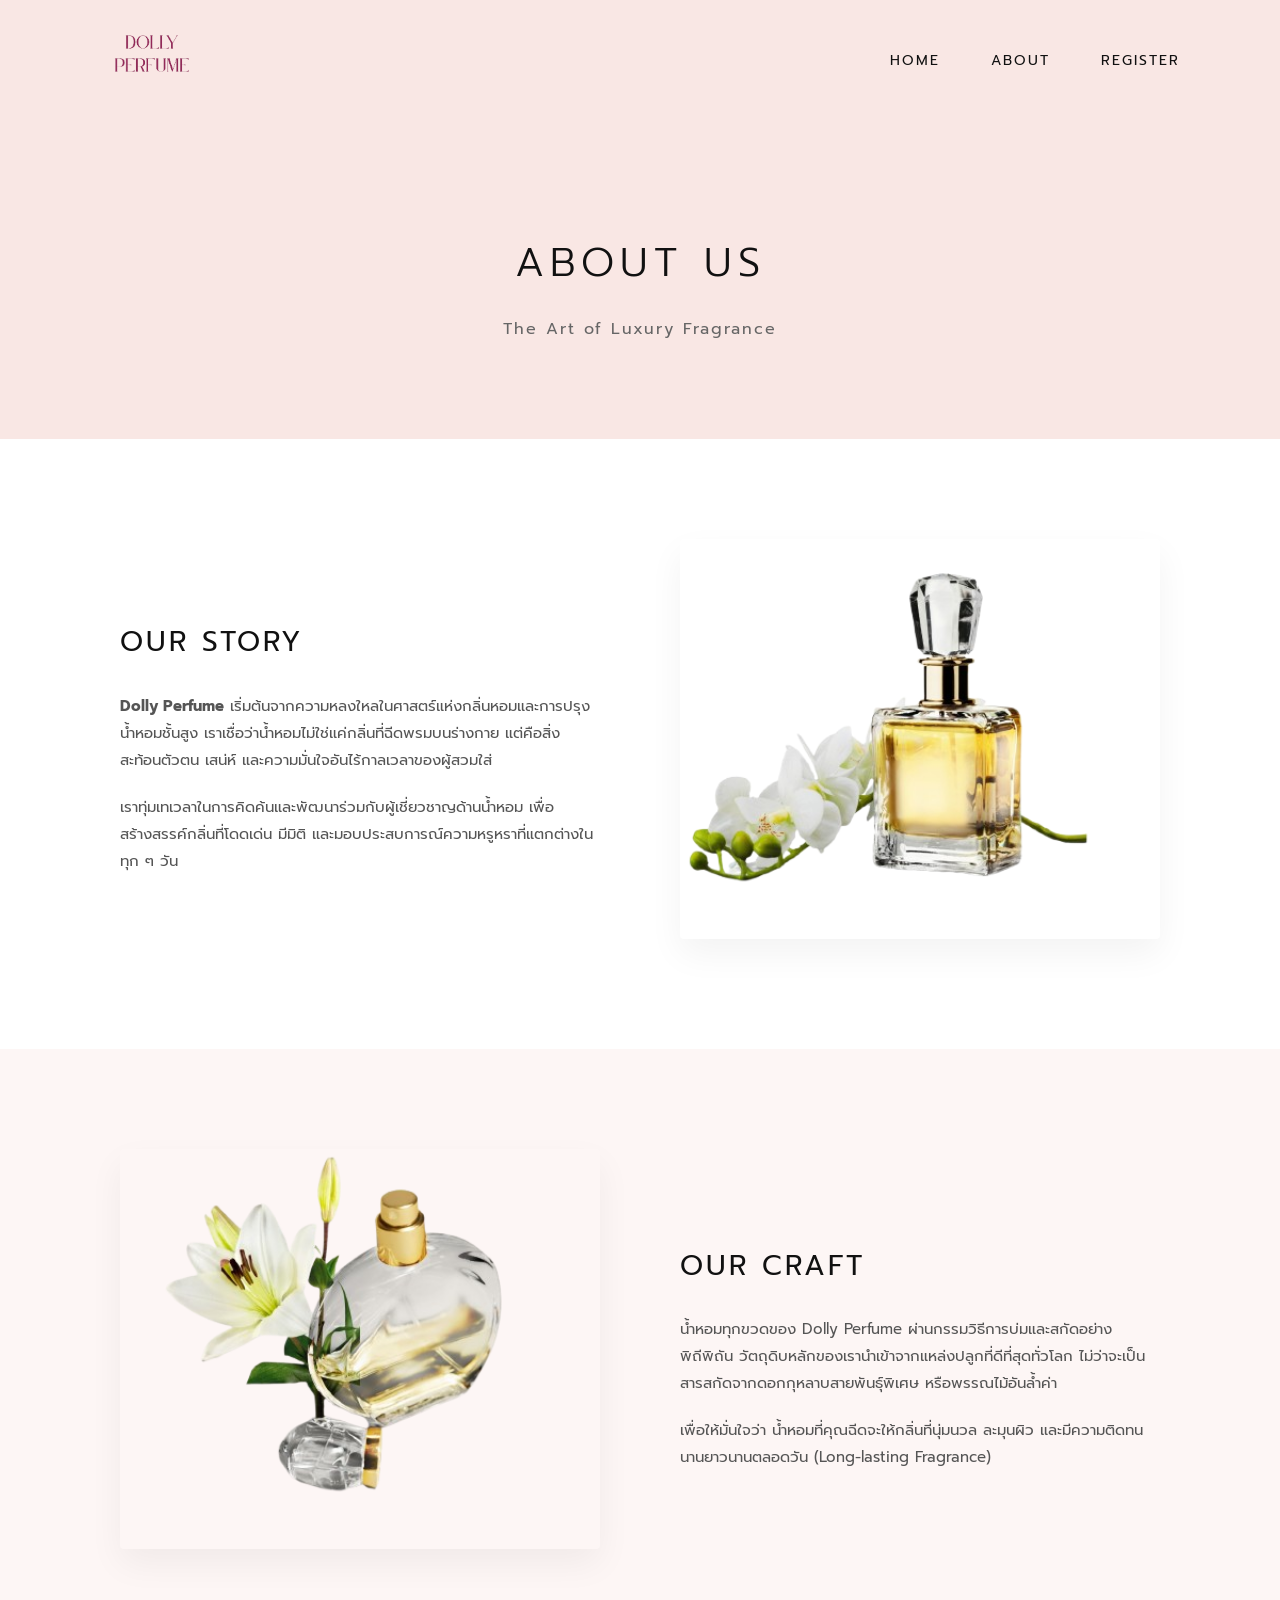
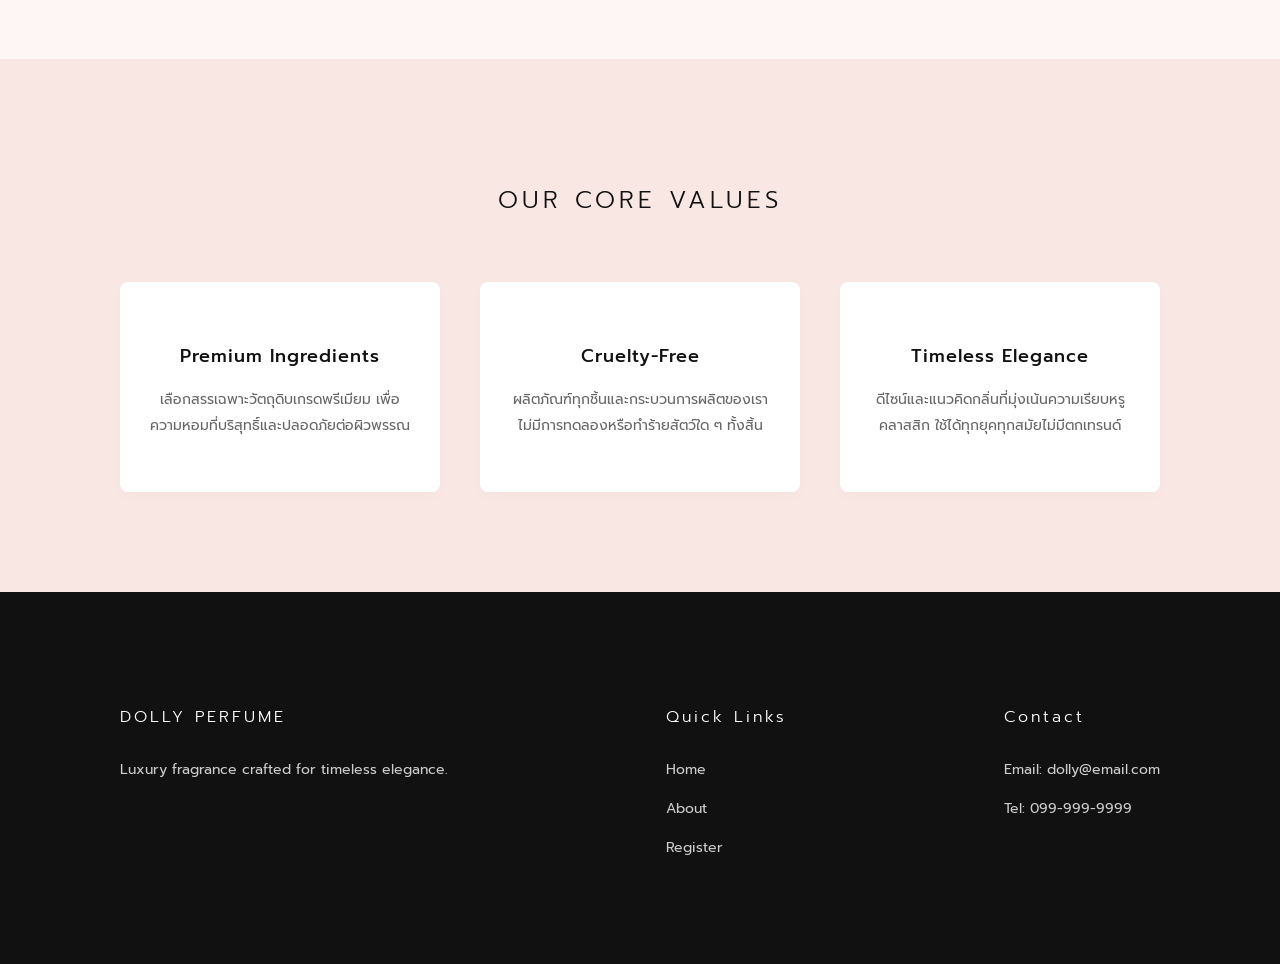
<file: about.html>
<!DOCTYPE html>
<html lang="en">
<head>
<meta charset="UTF-8">
<meta name="viewport" content="width=device-width, initial-scale=1.0">
<title>About Us - Dolly Perfume</title>

<link href="https://fonts.googleapis.com/css2?family=Prompt:wght@300;400;600&display=swap" rel="stylesheet">

<style>
body {
    margin: 0;
    font-family: 'Prompt', sans-serif;
    background-color: #f9e7e4;
    color: #111;
    line-height: 1.8;
}

/* ================= HEADER & NAV ================= */
header {
    padding: 25px 100px;
    display: flex;
    justify-content: space-between;
    align-items: center;
}

.logo img {
    height: 60px;
}

nav a {
    margin-left: 45px;
    text-decoration: none;
    color: #111;
    font-weight: 400;
    letter-spacing: 2px;
    font-size: 14px;
    transition: 0.3s;
}

nav a:hover {
    opacity: 0.6;
    border-bottom: 1px solid #111;
}

/* ================= ABOUT HERO ================= */
.about-hero {
    text-align: center;
    padding: 80px 20px;
}

.about-hero h1 {
    font-size: 40px;
    font-weight: 300;
    letter-spacing: 6px;
    margin-bottom: 10px;
}

.about-hero p {
    font-size: 16px;
    color: #666;
    letter-spacing: 2px;
}

/* ================= CONTENT SECTION ================= */
.about-section {
    background: white;
    padding: 100px 120px;
    display: flex;
    align-items: center;
    justify-content: space-between;
    gap: 80px;
}

.about-section.reverse {
    flex-direction: row-reverse;
    background-color: #fdf6f5;
}

.about-text {
    flex: 1;
    max-width: 550px;
}

.about-text h2 {
    font-size: 28px;
    font-weight: 400;
    letter-spacing: 3px;
    margin-bottom: 25px;
    color: #111;
}

.about-text p {
    color: #555;
    font-size: 15px;
    margin-bottom: 20px;
}

.about-img {
    flex: 1;
    text-align: center;
}

.about-img img {
    width: 100%;
    max-width: 45px0px;
    height: 400px;
    object-fit: cover;
    border-radius: 4px;
    box-shadow: 0 15px 35px rgba(0,0,0,0.05);
}

/* ================= CORE VALUES ================= */
.values-section {
    padding: 100px 120px;
    text-align: center;
}

.values-section h2 {
    letter-spacing: 4px;
    font-weight: 300;
    margin-bottom: 60px;
}

.values-grid {
    display: grid;
    grid-template-columns: repeat(3, 1fr);
    gap: 40px;
}

.value-card {
    background: white;
    padding: 40px 30px;
    border-radius: 8px;
    box-shadow: 0 5px 15px rgba(0,0,0,0.02);
}

.value-card h3 {
    font-size: 18px;
    font-weight: 500;
    letter-spacing: 1px;
    margin-bottom: 15px;
}

.value-card p {
    font-size: 14px;
    color: #666;
}

/* ================= FOOTER ================= */
footer {
    background: #111;
    color: white;
    padding: 90px 120px;
    display: flex;
    justify-content: space-between;
    flex-wrap: wrap;
}

footer h4 {
    margin-bottom: 25px;
    letter-spacing: 3px;
    font-weight: 300;
}

footer p, footer a {
    font-size: 14px;
    color: #ccc;
    text-decoration: none;
}

footer a:hover {
    color: white;
}

/* ================= FADE IN ANIMATION ================= */
.fade-in {
    opacity: 0;
    transform: translateY(60px);
    transition: all 1.2s ease;
}

.fade-in.show {
    opacity: 1;
    transform: translateY(0);
}

/* ================= RESPONSIVE ================= */
@media (max-width: 900px) {
    .about-section, .about-section.reverse {
        flex-direction: column;
        text-align: center;
        padding: 60px 40px;
        gap: 40px;
    }
    
    .values-grid {
        grid-template-columns: 1fr;
    }
    
    header {
        padding: 20px 40px;
        flex-direction: column;
        gap: 20px;
    }
    
    nav a {
        margin: 0 15px;
    }
    
    .values-section {
        padding: 60px 40px;
    }
}
</style>
</head>

<body>

<header class="fade-in">
    <div class="logo">
        <img src="pic/logo-removebg-preview.png" alt="Dolly Perfume">
    </div>
    <nav>
        <a href="index.html">HOME</a>
        <a href="about.html">ABOUT</a>
        <a href="regist1.html">REGISTER</a>
    </nav>
</header>

<div class="about-hero fade-in">
    <h1>ABOUT US</h1>
    <p>The Art of Luxury Fragrance</p>
</div>

<section class="about-section fade-in">
    <div class="about-text">
        <h2>OUR STORY</h2>
        <p><strong>Dolly Perfume</strong> เริ่มต้นจากความหลงใหลในศาสตร์แห่งกลิ่นหอมและการปรุงน้ำหอมชั้นสูง เราเชื่อว่าน้ำหอมไม่ใช่แค่กลิ่นที่ฉีดพรมบนร่างกาย แต่คือสิ่งสะท้อนตัวตน เสน่ห์ และความมั่นใจอันไร้กาลเวลาของผู้สวมใส่</p>
        <p>เราทุ่มเทเวลาในการคิดค้นและพัฒนาร่วมกับผู้เชี่ยวชาญด้านน้ำหอม เพื่อสร้างสรรค์กลิ่นที่โดดเด่น มีมิติ และมอบประสบการณ์ความหรูหราที่แตกต่างในทุก ๆ วัน</p>
    </div>
    <div class="about-img">
        <img src="pic/p1.png" alt="Our Story">
    </div>
</section>

<section class="about-section reverse fade-in">
    <div class="about-text">
        <h2>OUR CRAFT</h2>
        <p>น้ำหอมทุกขวดของ Dolly Perfume ผ่านกรรมวิธีการบ่มและสกัดอย่างพิถีพิถัน วัตถุดิบหลักของเรานำเข้าจากแหล่งปลูกที่ดีที่สุดทั่วโลก ไม่ว่าจะเป็นสารสกัดจากดอกกุหลาบสายพันธุ์พิเศษ หรือพรรณไม้อันล้ำค่า</p>
        <p>เพื่อให้มั่นใจว่า น้ำหอมที่คุณฉีดจะให้กลิ่นที่นุ่มนวล ละมุนผิว และมีความติดทนนานยาวนานตลอดวัน (Long-lasting Fragrance)</p>
    </div>
    <div class="about-img">
        <img src="pic/p2.png" alt="Our Craft">
    </div>
</section>

<section class="values-section fade-in">
    <h2>OUR CORE VALUES</h2>
    <div class="values-grid">
        <div class="value-card">
            <h3>Premium Ingredients</h3>
            <p>เลือกสรรเฉพาะวัตถุดิบเกรดพรีเมียม เพื่อความหอมที่บริสุทธิ์และปลอดภัยต่อผิวพรรณ</p>
        </div>
        <div class="value-card">
            <h3>Cruelty-Free</h3>
            <p>ผลิตภัณฑ์ทุกชิ้นและกระบวนการผลิตของเรา ไม่มีการทดลองหรือทำร้ายสัตว์ใด ๆ ทั้งสิ้น</p>
        </div>
        <div class="value-card">
            <h3>Timeless Elegance</h3>
            <p>ดีไซน์และแนวคิดกลิ่นที่มุ่งเน้นความเรียบหรู คลาสสิก ใช้ได้ทุกยุคทุกสมัยไม่มีตกเทรนด์</p>
        </div>
    </div>
</section>

<footer class="fade-in">
    <div>
        <h4>DOLLY PERFUME</h4>
        <p>Luxury fragrance crafted for timeless elegance.</p>
    </div>
    <div>
        <h4>Quick Links</h4>
        <p><a href="index.html">Home</a></p>
        <p><a href="about.html">About</a></p>
        <p><a href="regist1.html">Register</a></p>
    </div>
    <div>
        <h4>Contact</h4>
        <p>Email: dolly@email.com</p>
        <p>Tel: 099-999-9999</p>
    </div>
</footer>

<script>
// ระบบแอนิเมชัน Fade-in เมื่อเลื่อนหน้าจอ
const faders = document.querySelectorAll('.fade-in');
const observer = new IntersectionObserver(entries => {
    entries.forEach(entry => {
        if(entry.isIntersecting){
            entry.target.classList.add('show');
        }
    });
}, { threshold: 0.1 });
faders.forEach(el => observer.observe(el));
</script>

</body>
</html>
</file>
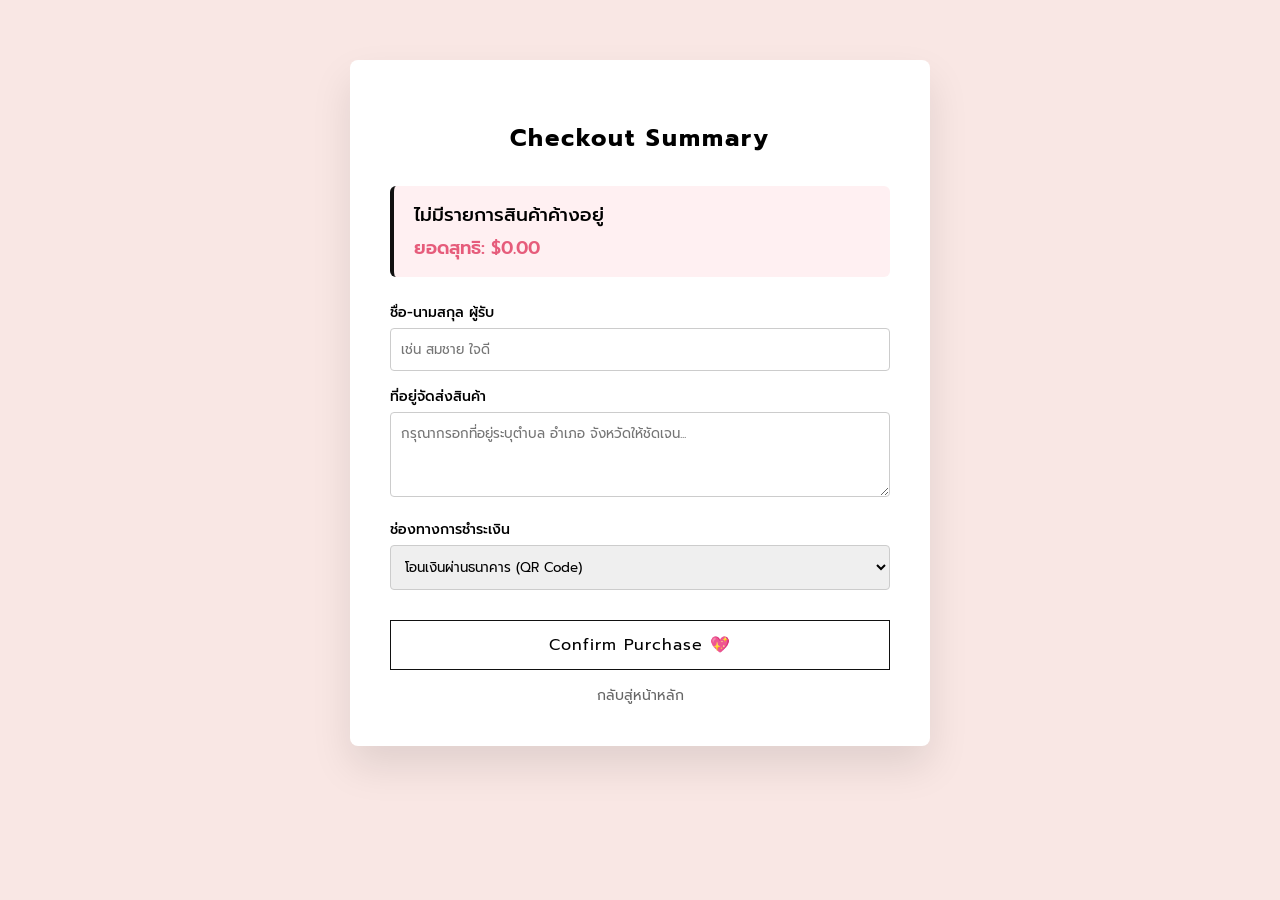
<file: checkout.html>
<!DOCTYPE html>
<html lang="en">
<head>
<meta charset="UTF-8">
<meta name="viewport" content="width=device-width, initial-scale=1.0">
<title>Checkout - Dolly Perfume</title>

<link href="https://fonts.googleapis.com/css2?family=Prompt:wght@300;400;500&display=swap" rel="stylesheet">

<style>
body{
    font-family:'Prompt', sans-serif;
    background:#f9e7e4;
    text-align:center;
    padding:60px 20px;
    margin: 0;
}

.box{
    background:white;
    padding:40px;
    max-width:500px;
    margin:auto;
    box-shadow:0 20px 40px rgba(0,0,0,0.1);
    border-radius: 8px;
    text-align: left;
}

h2 {
    text-align: center;
    letter-spacing: 2px;
    margin-bottom: 30px;
}

.order-detail {
    background: #fff0f2;
    padding: 15px 20px;
    border-radius: 6px;
    margin-bottom: 25px;
    border-left: 4px solid #111;
}

.order-detail h3 {
    margin: 0 0 5px 0;
    font-weight: 500;
}

.order-detail p {
    margin: 0;
    color: #e65c7b;
    font-size: 18px;
    font-weight: 600;
}

.form-group {
    margin-bottom: 15px;
}

label {
    display: block;
    margin-bottom: 5px;
    font-size: 14px;
    font-weight: 500;
}

input[type="text"], textarea, select {
    width: 100%;
    padding: 10px;
    border: 1px solid #ccc;
    border-radius: 4px;
    box-sizing: border-box;
    font-family: 'Prompt', sans-serif;
}

.btn-container {
    text-align: center;
    margin-top: 30px;
}

button{
    padding: 12px 40px;
    border: 1px solid #111;
    background: transparent;
    cursor: pointer;
    font-family: 'Prompt', sans-serif;
    font-size: 16px;
    letter-spacing: 1px;
    transition: 0.3s;
    width: 100%;
}

button:hover{
    background:#111;
    color:white;
}

.back-link {
    display: block;
    text-align: center;
    margin-top: 15px;
    color: #666;
    text-decoration: none;
    font-size: 14px;
}
.back-link:hover {
    text-decoration: underline;
}
</style>
</head>

<body>

<div class="box">
    <h2>Checkout Summary</h2>
    
    <div class="order-detail">
        <h3 id="productName">กำลังโหลดข้อมูลสินค้า...</h3>
        <p id="productPrice">$0.00</p>
    </div>

    <form id="checkoutForm" onsubmit="confirmOrder(event)">
        <div class="form-group">
            <label for="cusName">ชื่อ-นามสกุล ผู้รับ</label>
            <input type="text" id="cusName" required placeholder="เช่น สมชาย ใจดี">
        </div>

        <div class="form-group">
            <label for="cusAddress">ที่อยู่จัดส่งสินค้า</label>
            <textarea id="cusAddress" rows="3" required placeholder="กรุณากรอกที่อยู่ระบุตำบล อำเภอ จังหวัดให้ชัดเจน..."></textarea>
        </div>

        <div class="form-group">
            <label for="payment">ช่องทางการชำระเงิน</label>
            <select id="payment" required>
                <option value="โอนเงินผ่านธนาคาร (QR Code)">โอนเงินผ่านธนาคาร (QR Code)</option>
                <option value="บัตรเครดิต/เดบิต">บัตรเครดิต/เดบิต</option>
                <option value="เก็บเงินปลายทาง (COD)">เก็บเงินปลายทาง (COD)</option>
            </select>
        </div>

        <div class="btn-container">
            <button type="submit">Confirm Purchase 💖</button>
        </div>
    </form>

    <a href="index.html" class="back-link">กลับสู่หน้าหลัก</a>
</div>

<script>
// ดึงข้อมูลสินค้าที่บันทึกมาแสดงผล
const savedName = localStorage.getItem("productName") || "ไม่มีรายการสินค้าค้างอยู่";
const savedPrice = localStorage.getItem("productPrice") || "0.00";

document.getElementById("productName").innerText = savedName;
document.getElementById("productPrice").innerText = "ยอดสุทธิ: $" + savedPrice;

function confirmOrder(event){
    event.preventDefault(); 
    
    const name = document.getElementById("cusName").value;
    alert("การสั่งซื้อสำเร็จเรียบร้อยแล้วค่ะคุณ " + name + " 💖\nระบบกำลังดำเนินการจัดส่งสินค้า ขอบคุณที่ใช้บริการ Dolly Perfume ค่ะ");
    
    // ล้างค่าตะกร้าสินค้าหลังจากกดซื้อแล้ว
    localStorage.removeItem("productName");
    localStorage.removeItem("productPrice");
    
    // วิ่งกลับหน้าหลักตัวจริง
    window.location.href = "index.html";
}
</script>

</body>
</html>
</file>
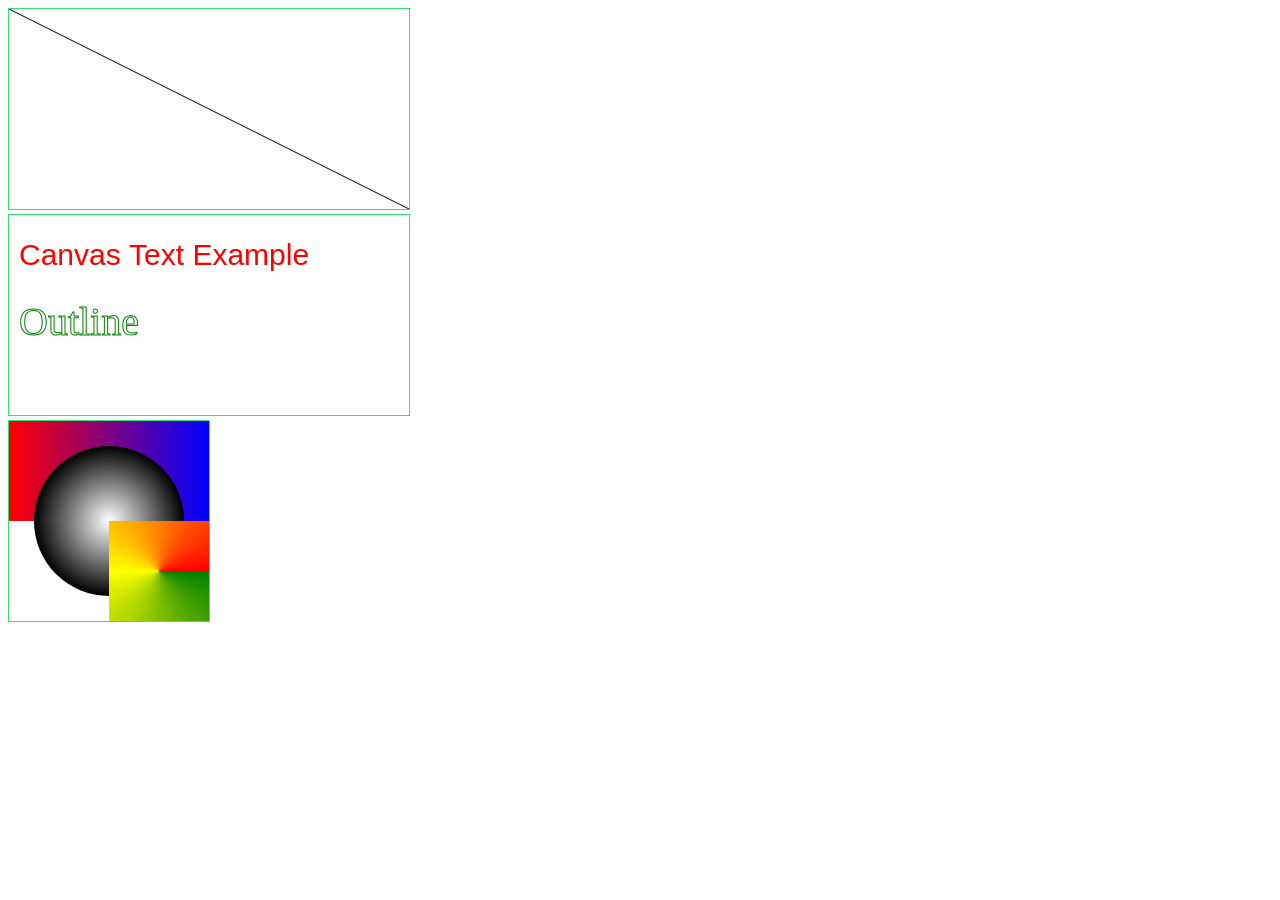
<file: graphic.html>
<!DOCTYPE html>
<html lang="en">
<head>
<meta charset="UTF-8">
<title>Canvas Example</title>
</head>
<body>

<!-- ====== Section 1 : Draw Line ====== -->
<section>
<canvas id="Canvas1" width="400" height="200"
style="border:1px solid #37e075;"></canvas>
</section>

<!-- ====== Section 2 : Draw Text ====== -->
<section>
<canvas id="Canvas2" width="400" height="200"
style="border:1px solid #37e075;"></canvas>
</section>

<script>
/* ===============================
Part 1 : Draw Line
=============================== */
var c1 = document.getElementById("Canvas1");
var ctx1 = c1.getContext("2d");

ctx1.moveTo(0, 0);
ctx1.lineTo(400, 200);
ctx1.stroke();


/* ===============================
Part 2 : Draw Text
=============================== */
var c2 = document.getElementById("Canvas2");
var ctx2 = c2.getContext("2d");

// Draw filled text
ctx2.font = "30px Arial";
ctx2.fillStyle = "red";
ctx2.fillText("Canvas Text Example", 10, 50);

// Draw outlined text
ctx2.font = "40px Georgia";
ctx2.strokeStyle = "green";
ctx2.strokeText("Outline", 10, 120);

</script>
<section>
  <canvas id="Canvas3" width="200" height="200" style="border: 1px
          solid #37e075;"></canvas>
  <script>
    //.....การแรเงาสี..............
    var c = document.getElementById('Canvas3');
    var ctx = c.getContext('2d');
    // Horizontal gradient from (0,0) to (200,0)
    var linearGradient = ctx.createLinearGradient(0, 0, 200, 0);

    linearGradient.addColorStop(0, 'red'); // Color at the start of the gradient
    linearGradient.addColorStop(1, 'blue'); // Color at the end of the gradient

    // Gradient from center outwardsvar
    radialGradient = ctx.createRadialGradient(100, 100, 0, 100, 100, 75);
    radialGradient.addColorStop(0, 'white');
    radialGradient.addColorStop(1, 'black');
   
    // Gradient around (150,150) starting at 0 radians
    var conicGradient = ctx.createConicGradient(0, 150, 150);
    conicGradient.addColorStop(0, 'green');
    conicGradient.addColorStop(0.5, 'yellow');
    conicGradient.addColorStop(1, 'red');
   
    // Example using linear gradient
    ctx.fillStyle = linearGradient;
    ctx.fillRect(0, 0, 200, 100);

    // Example using radial gradient
    ctx.fillStyle = radialGradient;
    ctx.beginPath();
    ctx.arc(100, 100, 75, 0, 2 * Math.PI);
    ctx.fill();

    // Example using conic gradient
    ctx.fillStyle = conicGradient;
    ctx.fillRect(100, 100, 100, 100); // Fills a rectangle with the conic gradient
  </script>
  </section>
</body>
</html>
</file>
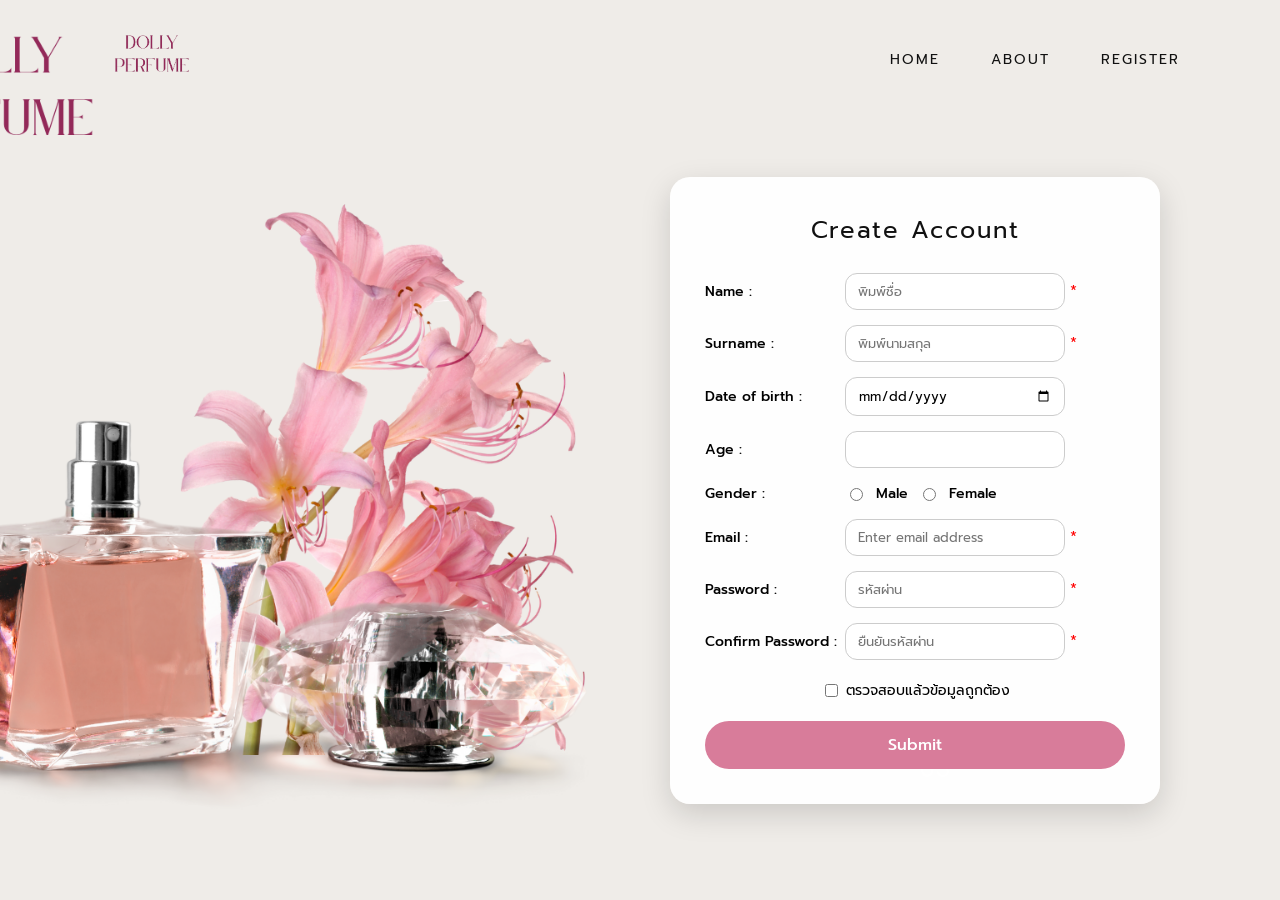
<file: regist1.html>
<!DOCTYPE html>
<html lang="en">
<head>
    <meta charset="UTF-8"> <meta name="viewport" content="width=device-width, initial-scale=1.0"> <title>Register - Dolly Perfume</title>

    <style>
        /* เรียกใช้ฟอนต์ Prompt จาก Google Fonts */
        @import url('https://fonts.googleapis.com/css2?family=Prompt:wght@300;400;500;600&display=swap');

        body {
            font-family: 'Prompt', sans-serif; /* ฟอนต์หลักของเว็บ */
            margin: 0;              /* ตัดขอบรอบหน้าเว็บ */
            height: 100vh;          /* สูงเต็มหน้าจอ */
            box-sizing: border-box;

            /* ตั้งค่าพื้นหลังเป็นรูป */
            background-image: url("pic/Backgroundenter.png"); /* รูปพื้นหลัง */
            background-size: cover;        /* ขยายเต็มจอ */
            background-position: center;   /* จัดรูปให้อยู่กลาง */
            background-repeat: no-repeat;  /* ไม่ให้รูปซ้ำ */
        }

        /* ================= HEADER & NAV ================= */
        header {
            padding: 25px 100px;
            display: flex;
            justify-content: space-between;
            align-items: center;
            position: absolute;
            top: 0;
            left: 0;
            right: 0;
            box-sizing: border-box;
        }

        .logo img {
            height: 60px;
        }

        nav a {
            margin-left: 45px;
            text-decoration: none;
            color: #111;
            font-weight: 400;
            letter-spacing: 2px;
            font-size: 14px;
            transition: 0.3s;
        }

        nav a:hover {
            opacity: 0.6;
            border-bottom: 1px solid #111;
        }

        /* ส่วนจัดวางฟอร์มให้อยู่ฝั่งขวา */
        .main-container {
            height: 100%;
            display: flex;
            justify-content: flex-end; /* ดันฟอร์มไปด้านขวา */
            align-items: center;    /* จัดกึ่งกลางแนวตั้ง */
            padding-right: 120px;   /* เว้นระยะจากขอบขวา */
            padding-top: 80px;      /* หลบแถบเมนูด้านบน */
            box-sizing: border-box;
        }

        /* กล่องฟอร์ม */
        form {
            background: rgba(255,255,255,0.95); /* สีขาวโปร่งเล็กน้อย */
            padding: 35px;        /* ระยะห่างด้านใน */
            width: 420px;         /* ความกว้างฟอร์ม */
            border-radius: 20px;  /* ทำมุมโค้ง */
            box-shadow: 0 10px 30px rgba(0,0,0,0.15); /* เงา */
        }

        form h2 {
            margin-top: 0;
            margin-bottom: 25px;
            font-weight: 400;
            letter-spacing: 2px;
            text-align: center;
            color: #111;
        }

        /* แต่ละแถวของฟอร์ม */
        .row {
            margin-bottom: 15px; /* เว้นระยะด้านล่าง */
            display: flex;
            align-items: center;
        }

        /* ป้ายชื่อช่อง */
        label {
            display: inline-block; 
            width: 140px;          /* ความกว้าง label */
            font-weight: 500;      /* ตัวหนานิด ๆ */
            font-size: 14px;
            text-align: left;
        }

        /* ช่องกรอกข้อมูล */
        input[type="text"],
        input[type="email"],
        input[type="password"],
        input[type="date"],
        input[type="number"] {
            width: 220px;          /* ปรับความกว้างให้สมดุล */
            padding: 8px 12px;     /* ระยะด้านใน */
            border-radius: 12px;   /* ทำช่องให้มน */
            border: 1px solid #ccc;
            outline: none;
            font-family: 'Prompt', sans-serif;
            font-size: 13px;
            box-sizing: border-box;
        }

        /* ส่วนครอบคลุมวิทยุและเช็คบ็อกซ์ */
        .gender-options {
            display: flex;
            align-items: center;
            gap: 10px;
            font-size: 14px;
        }

        .checkbox-row {
            justify-content: center;
            font-size: 14px;
            margin: 20px 0 10px;
        }

        .checkbox-row input {
            margin-right: 8px;
            cursor: pointer;
        }

        /* เอฟเฟกต์เมื่อคลิกช่องกรอก */
        input:focus {
            border-color: #d87c9a; /* เปลี่ยนเป็นสีชมพู */
            box-shadow: 0 0 5px rgba(216, 124, 154, 0.3);
        }

        /* ปุ่ม Submit */
        .submit-btn {
            width: 100%;           /* เต็มความกว้างฟอร์ม */
            padding: 12px;
            margin-top: 10px;
            font-size: 16px;
            font-weight: 500;
            border: none;
            border-radius: 25px;   /* ปุ่มมน */
            cursor: pointer;
            background-color: #d87c9a; /* สีชมพู */
            color: #fff;
            font-family: 'Prompt', sans-serif;
            transition: 0.3s;
        }

        /* เอฟเฟกต์เมื่อชี้เมาส์ */
        .submit-btn:hover {
            background-color: #c56786; /* ชมพูเข้มขึ้น */
            transform: translateY(-2px);
        }

        /* เครื่องหมาย * สีแดง */
        .required {
            color: red;
            margin-left: 5px;
        }

        /* RESPONSIVE สำหรับหน้าจอมือถือ */
        @media (max-width: 900px) {
            header {
                padding: 20px;
                flex-direction: column;
                gap: 15px;
                background: rgba(255,255,255,0.9);
            }
            nav a {
                margin: 0 15px;
            }
            .main-container {
                justify-content: center;
                padding-right: 0;
                padding-top: 140px;
            }
            form {
                width: 90%;
                max-width: 400px;
                padding: 25px;
            }
            label {
                width: 110px;
                font-size: 13px;
            }
            input[type="text"], input[type="email"], input[type="password"], input[type="date"], input[type="number"] {
                width: 100%;
            }
        }
    </style>
</head>

<body>

<header>
    <div class="logo">
        <img src="pic/logo-removebg-preview.png" alt="Dolly Perfume">
    </div>
    <nav>
        <a href="index.html">HOME</a>
        <a href="about.html">ABOUT</a>
        <a href="regist1.html">REGISTER</a>
    </nav>
</header>

<div class="main-container">
    <form onsubmit="handleRegister(event)">
        <h2>Create Account</h2>

        <div class="row">
            <label>Name :</label>
            <input type="text" placeholder="พิมพ์ชื่อ" required>
            <span class="required">*</span>
        </div>

        <div class="row">
            <label>Surname :</label>
            <input type="text" placeholder="พิมพ์นามสกุล" required>
            <span class="required">*</span>
        </div>

        <div class="row">
            <label>Date of birth :</label>
            <input type="date">
        </div>

        <div class="row">
            <label>Age :</label>
            <input type="number" min="1" max="100">
        </div>

        <div class="row">
            <label>Gender :</label>
            <div class="gender-options">
                <input type="radio" name="gender" id="male" value="Male"> <label for="male" style="width:auto; margin:0;">Male</label>
                <input type="radio" name="gender" id="female" value="Female"> <label for="female" style="width:auto; margin:0;">Female</label>
            </div>
        </div>

        <div class="row">
            <label>Email :</label>
            <input type="email" placeholder="Enter email address" required>
            <span class="required">*</span>
        </div>

        <div class="row">
            <label>Password :</label>
            <input type="password" placeholder="รหัสผ่าน" required minlength="6">
            <span class="required">*</span>
        </div>

        <div class="row">
            <label>Confirm Password :</label>
            <input type="password" placeholder="ยืนยันรหัสผ่าน" required minlength="6">
            <span class="required">*</span>
        </div>

        <div class="row checkbox-row">
            <input type="checkbox" id="correct" required> 
            <label for="correct" style="width:auto; margin:0; font-weight:400;">ตรวจสอบแล้วข้อมูลถูกต้อง</label>
        </div>

        <input class="submit-btn" type="submit" value="Submit">
    </form>
</div>

<script>
// ฟังก์ชันทำงานเมื่อผู้ใช้กด Submit สมัครสมาชิกสำเร็จ
function handleRegister(event) {
    event.preventDefault(); // ป้องกันหน้าเว็บรีเฟรชตัวเอง
    
    // ตรวจสอบเงื่อนไขรหัสผ่านตรงกันเบื้องต้น
    const passwords = document.querySelectorAll('input[type="password"]');
    if (passwords[0].value !== passwords[1].value) {
        alert("❌ รหัสผ่านและยืนยันรหัสผ่านไม่ตรงกันค่ะ กรุณาตรวจสอบอีกครั้ง");
        return;
    }

    alert("🎉 สมัครสมาชิก Dolly Perfume สำเร็จเรียบร้อยแล้วค่ะ!\nระบบจะพาท่านกลับสู่หน้าหลักเพื่อเลือกซื้อน้ำหอมต่อค่ะ");
    
    // ย้ายหน้ากลับไปยังหน้าหลัก index.html ตัวจริง
    window.location.href = "index.html";
}
</script>

</body>
</html>
</file>
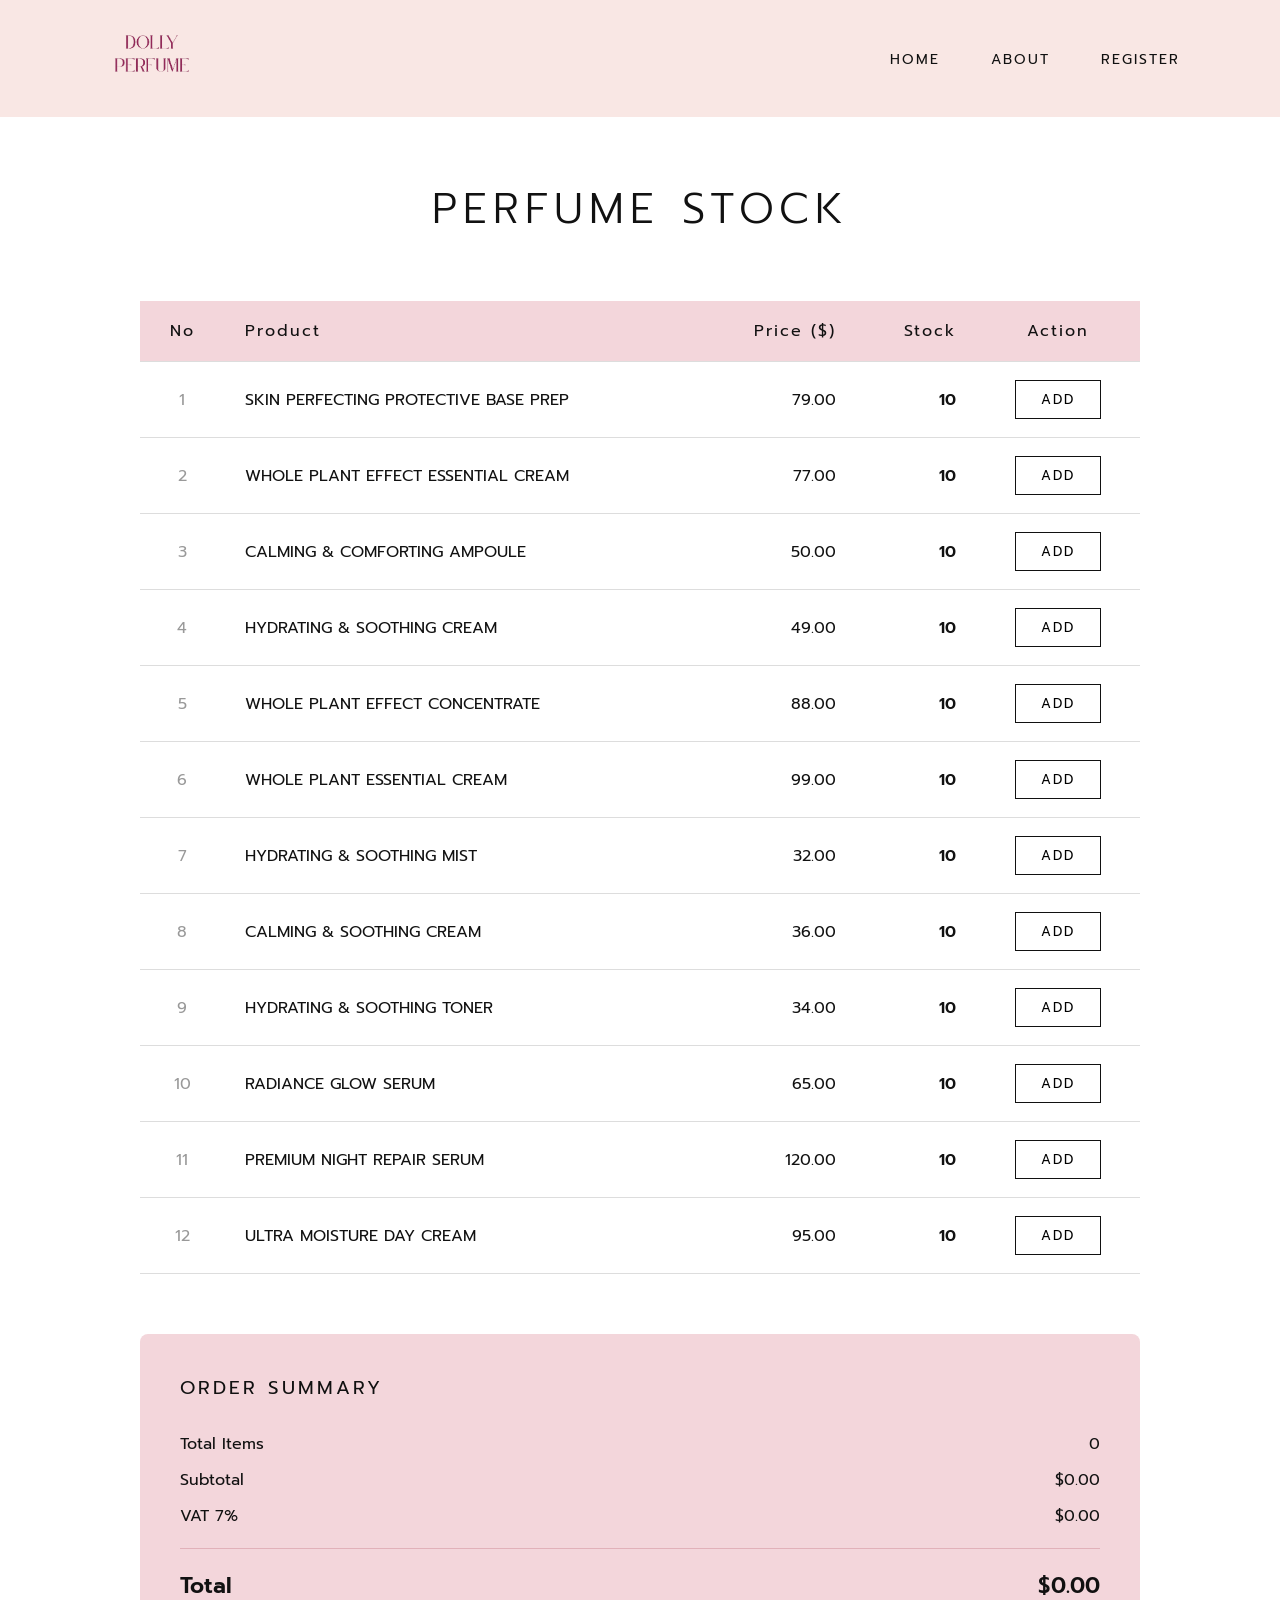
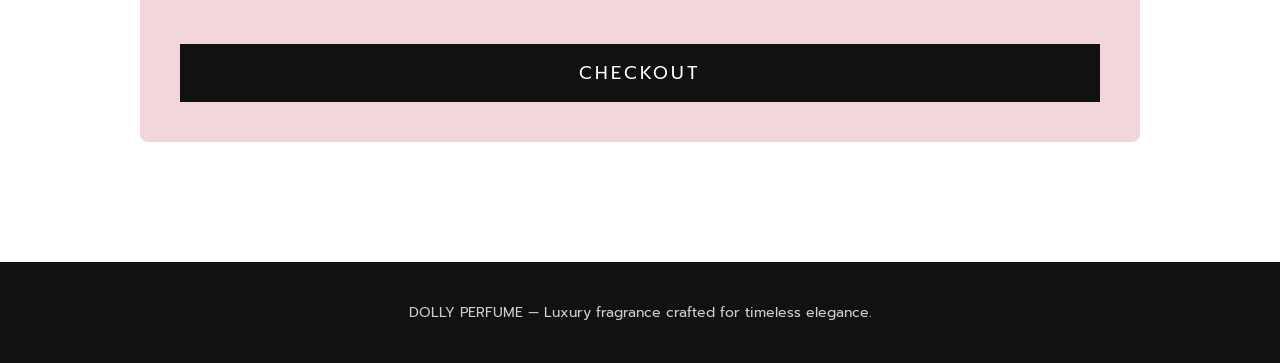
<file: stock.html>
<!DOCTYPE html>
<html lang="en">
<head>
<meta charset="UTF-8">
<meta name="viewport" content="width=device-width, initial-scale=1.0">
<title>Dolly Perfume | Stock Management</title>

<link href="https://fonts.googleapis.com/css2?family=Prompt:wght@300;400;600&display=swap" rel="stylesheet">

<style>
body{
    margin:0;
    font-family:'Prompt',sans-serif;
    background:#f9e7e4;
    color:#111;
}

/* ================= HEADER ================= */
header{
    padding:25px 100px;
    display:flex;
    justify-content:space-between;
    align-items:center;
}
.logo img{height:60px;}
nav a{
    margin-left:45px;
    text-decoration:none;
    color:#111;
    letter-spacing:2px;
    font-size:14px;
    transition: 0.3s;
}
nav a:hover {
    opacity: 0.6;
    border-bottom: 1px solid #111;
}

/* ================= STOCK SECTION ================= */
.stock-section{
    padding:60px 100px 120px;
    background:#fff;
}
.stock-title{
    text-align:center;
    margin-bottom:60px;
}
.stock-title h2{
    font-size:42px;
    font-weight:300;
    letter-spacing:6px;
    margin: 0;
}
table{
    width:100%;
    max-width:1000px;
    margin:auto;
    border-collapse:collapse;
}
th,td{
    padding:18px 20px;
    border-bottom:1px solid #ddd;
}
th{
    background:#f3d6db;
    letter-spacing:2px;
    font-weight:400;
    text-align: left;
}
th:nth-child(1), td:nth-child(1) { text-align: center; }
th:nth-child(3), td:nth-child(3) { text-align: right; }
th:nth-child(4), td:nth-child(4) { text-align: right; }
th:nth-child(5), td:nth-child(5) { text-align: center; }

td:nth-child(1){color:#999;}
.stock{font-weight:600}
.add-btn{
    padding:8px 25px;
    border:1px solid #111;
    background:transparent;
    cursor:pointer;
    letter-spacing:2px;
    font-family:'Prompt',sans-serif;
    transition: 0.3s;
}
.add-btn:hover{
    background:#111;
    color:#fff;
}

/* ================= ORDER SUMMARY ================= */
.cart-summary{
    max-width:1000px;
    margin:60px auto 0;
    padding:40px;
    background:#f3d6db;
    box-sizing: border-box;
    border-radius: 8px;
}
.cart-summary h3{
    margin-top: 0;
    margin-bottom:30px;
    letter-spacing:3px;
    font-weight:400;
}
.summary-row{
    display:flex;
    justify-content:space-between;
    margin-bottom:12px;
}
.grand-total{
    margin-top:20px;
    padding-top: 20px;
    border-top: 1px solid #e1b1b9;
    font-size:22px;
    font-weight:600;
}
.checkout-btn{
    width:100%;
    margin-top:30px;
    padding:15px;
    border:none;
    background:#111;
    color:#fff;
    font-size:18px;
    letter-spacing:3px;
    cursor:pointer;
    font-family:'Prompt',sans-serif;
    transition: 0.3s;
}
.checkout-btn:hover {
    opacity: 0.8;
}

/* ================= FOOTER ================= */
footer{
    background:#111;
    color:#fff;
    padding:40px 120px;
    text-align: center;
}
footer p { margin: 0; font-size: 14px; color: #ccc; }

@media (max-width: 900px) {
    header, .stock-section, footer { padding: 20px; }
    header { flex-direction: column; gap: 20px; }
    nav a { margin: 0 15px; }
    table { font-size: 14px; }
    th, td { padding: 10px 5px; }
}
</style>
</head>

<body>

<header>
    <div class="logo">
        <img src="pic/logo-removebg-preview.png" alt="Dolly Perfume">
    </div>
    <nav>
        <a href="index.html">HOME</a>
        <a href="about.html">ABOUT</a>
        <a href="regist1.html">REGISTER</a>
    </nav>
</header>

<section class="stock-section">
    <div class="stock-title">
        <h2>PERFUME STOCK</h2>
    </div>

    <table>
        <thead>
            <tr>
                <th>No</th>
                <th>Product</th>
                <th>Price ($)</th>
                <th>Stock</th>
                <th>Action</th>
            </tr>
        </thead>
        <tbody id="stock-list">
            </tbody>
    </table>

    <div class="cart-summary">
        <h3>ORDER SUMMARY</h3>

        <div class="summary-row">
            <span>Total Items</span>
            <span id="sum-items">0</span>
        </div>

        <div class="summary-row">
            <span>Subtotal</span>
            <span id="sum-subtotal">$0.00</span>
        </div>

        <div class="summary-row" id="discount-row" style="display:none;">
            <span>Discount 10% (ซื้อมากกว่า 5 ชิ้น)</span>
            <span id="sum-discount">-$0.00</span>
        </div>

        <div class="summary-row">
            <span>VAT 7%</span>
            <span id="sum-vat">$0.00</span>
        </div>

        <div class="summary-row grand-total">
            <span>Total</span>
            <span id="sum-total">$0.00</span>
        </div>

        <button class="checkout-btn" onclick="checkout()">CHECKOUT</button>
    </div>
</section>

<footer>
    <p>DOLLY PERFUME — Luxury fragrance crafted for timeless elegance.</p>
</footer>

<script>
// ===== PRODUCTS =====
const products = [
["SKIN PERFECTING PROTECTIVE BASE PREP",79,"p1.png"],
["WHOLE PLANT EFFECT ESSENTIAL CREAM",77,"p2.png"],
["CALMING & COMFORTING AMPOULE",50,"p3.png"],
["HYDRATING & SOOTHING CREAM",49,"p4.png"],
["WHOLE PLANT EFFECT CONCENTRATE",88,"p5.png"],
["WHOLE PLANT ESSENTIAL CREAM",99,"p6.png"],
["HYDRATING & SOOTHING MIST",32,"p7.png"],
["CALMING & SOOTHING CREAM",36,"p8.png"],
["HYDRATING & SOOTHING TONER",34,"p9.png"],
["RADIANCE GLOW SERUM",65,"p10.png"],
["PREMIUM NIGHT REPAIR SERUM",120,"p3.png"],
["ULTRA MOISTURE DAY CREAM",95,"p4.png"]
];

// ===== CREATE STOCK TABLE =====
const stockList = document.getElementById("stock-list");
const DEFAULT_STOCK = 10;

products.forEach((p, i) => {
    const tr = document.createElement("tr");
    tr.innerHTML = `
        <td>${i + 1}</td>
        <td>${p[0]}</td>
        <td>${formatMoney(p[1])}</td>
        <td class="stock">${DEFAULT_STOCK}</td>
        <td><button class="add-btn" onclick="buyItem(this)">ADD</button></td>
    `;
    stockList.appendChild(tr);
});

// ===== CART LOGIC =====
let totalItems = 0;
let subtotal = 0;
let currentGrandTotal = 0; // เก็บยอดรวมสุทธิไว้ส่งไปหน้า checkout

function formatMoney(n){
    return n.toLocaleString('en-US',{minimumFractionDigits:2});
}

function buyItem(btn){
    const row = btn.closest('tr');
    const stockCell = row.querySelector('.stock');
    const price = parseFloat(row.cells[2].innerText.replace(/,/g, ''));
    let stock = parseInt(stockCell.innerText);

    if(stock > 0){
        stockCell.innerText = stock - 1;
        totalItems++;
        subtotal += price;
        calculate();
    }else{
        alert("Out of stock ❌");
    }
}

function calculate(){
    let discount = 0;
    if(totalItems > 5){
        discount = subtotal * 0.1;
        document.getElementById('discount-row').style.display = 'flex';
    }else{
        document.getElementById('discount-row').style.display = 'none';
    }

    const vat = (subtotal - discount) * 0.07;
    currentGrandTotal = subtotal - discount + vat;

    document.getElementById('sum-items').innerText = totalItems;
    document.getElementById('sum-subtotal').innerText = "$" + formatMoney(subtotal);
    document.getElementById('sum-discount').innerText = "-$" + formatMoney(discount);
    document.getElementById('sum-vat').innerText = "$" + formatMoney(vat);
    document.getElementById('sum-total').innerText = "$" + formatMoney(currentGrandTotal);
}

// ===== อัปเกรดระบบ CHECKOUT ให้ส่งข้อมูลจำลองไปหน้าคิดเงินจริง =====
function checkout(){
    if(totalItems === 0){
        alert("🛒 ตะกร้าสินค้ายังว่างอยู่ค่ะ กรุณากดปุ่ม ADD เพื่อเลือกสินค้าก่อนนะคะ");
        return;
    }
    
    // บันทึกยอดรวมที่คำนวณได้จริงและชื่อกลุ่มสินค้าจำลองลง localStorage
    localStorage.setItem("productName", "น้ำหอมและครีมบำรุงเซกชัน Stock (รวมจำนวน " + totalItems + " ชิ้น)");
    localStorage.setItem("productPrice", currentGrandTotal.toFixed(2));
    
    // แจ้งเตือนและส่งต่อไปยังหน้าชำระเงินหลักของระบบ
    alert("💖 ระบบบันทึกยอดคำนวณเรียบร้อยแล้ว ยอดสุทธิคือ $" + formatMoney(currentGrandTotal) + "\nกำลังพาท่านไปยังหน้ากรอกที่อยู่จัดส่งสินค้าค่ะ");
    window.location.href = "checkout.html";
}
</script>

</body>
</html>
</file>
